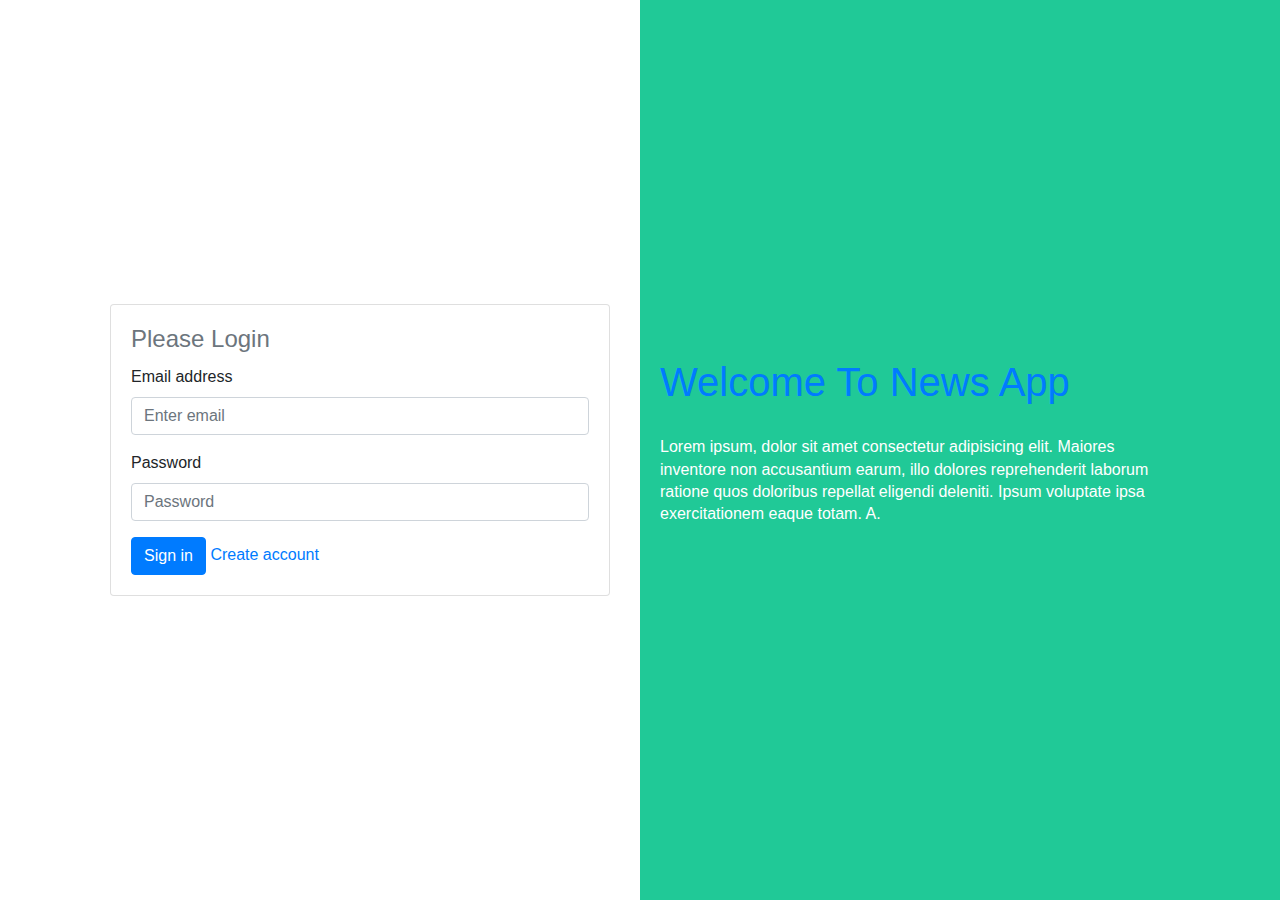
<file: html/login.html>
<!DOCTYPE html>
<html lang="en">
  <head>
    <meta charset="UTF-8" />
    <meta name="viewport" content="width=device-width, initial-scale=1.0" />
    <meta http-equiv="X-UA-Compatible" content="ie=edge" />
    <title>Login</title>
    <link rel="stylesheet" href="https://maxcdn.bootstrapcdn.com/bootstrap/4.0.0/css/bootstrap.min.css" integrity="sha384-Gn5384xqQ1aoWXA+058RXPxPg6fy4IWvTNh0E263XmFcJlSAwiGgFAW/dAiS6JXm" crossorigin="anonymous">
    <link rel="stylesheet" href="../css/style.css">
  </head>
  <body>
    <div class="login-page-wrapp d-flex">
      <div class="login-form-wrap d-flex align-items-center">
        <div class="form-card card ml-auto">
          <div class="card-body">
            <h4 class="card-title">Please Login</h4>
            <form name="loginForm">
              <div class="form-group">
                <label for="email">Email address</label>
                <input
                  type="email"
                  class="form-control"
                  id="email"
                  aria-describedby="emailHelp"
                  placeholder="Enter email"
                  data-required="email"
                  data-invalid-message="Please provide valid email example@example.com"
                />
              </div>
              <div class="form-group">
                <label for="password">Password</label>
                <input
                  type="password"
                  class="form-control"
                  id="password"
                  placeholder="Password"
                  data-required="password"
                />
              </div>
              <button type="submit" class="btn btn-primary">Sign in</button>
              <a href="./signup.html" class="create-account"> Create account</a>
            </form>
          </div>
        </div>
      </div>
      <!-- /.login-form-wrap -->
      <div class="login-greeting-screen d-flex align-items-center">
        <div class="login-greeting-screen-text">
          <a href="../index.html">
            <h1 class="login-greeting-screen-title">Welcome to News App</h1>
          </a>
          <p class="login-greeting-screen-description">
            Lorem ipsum, dolor sit amet consectetur adipisicing elit. Maiores
            inventore non accusantium earum, illo dolores reprehenderit laborum
            ratione quos doloribus repellat eligendi deleniti. Ipsum voluptate
            ipsa exercitationem eaque totam. A.
          </p>
        </div>
      </div>
      <!-- /.login-greeting-screen -->
    </div>
    <!-- /.login-page-wrapp -->
  </body>
</html>
</file>
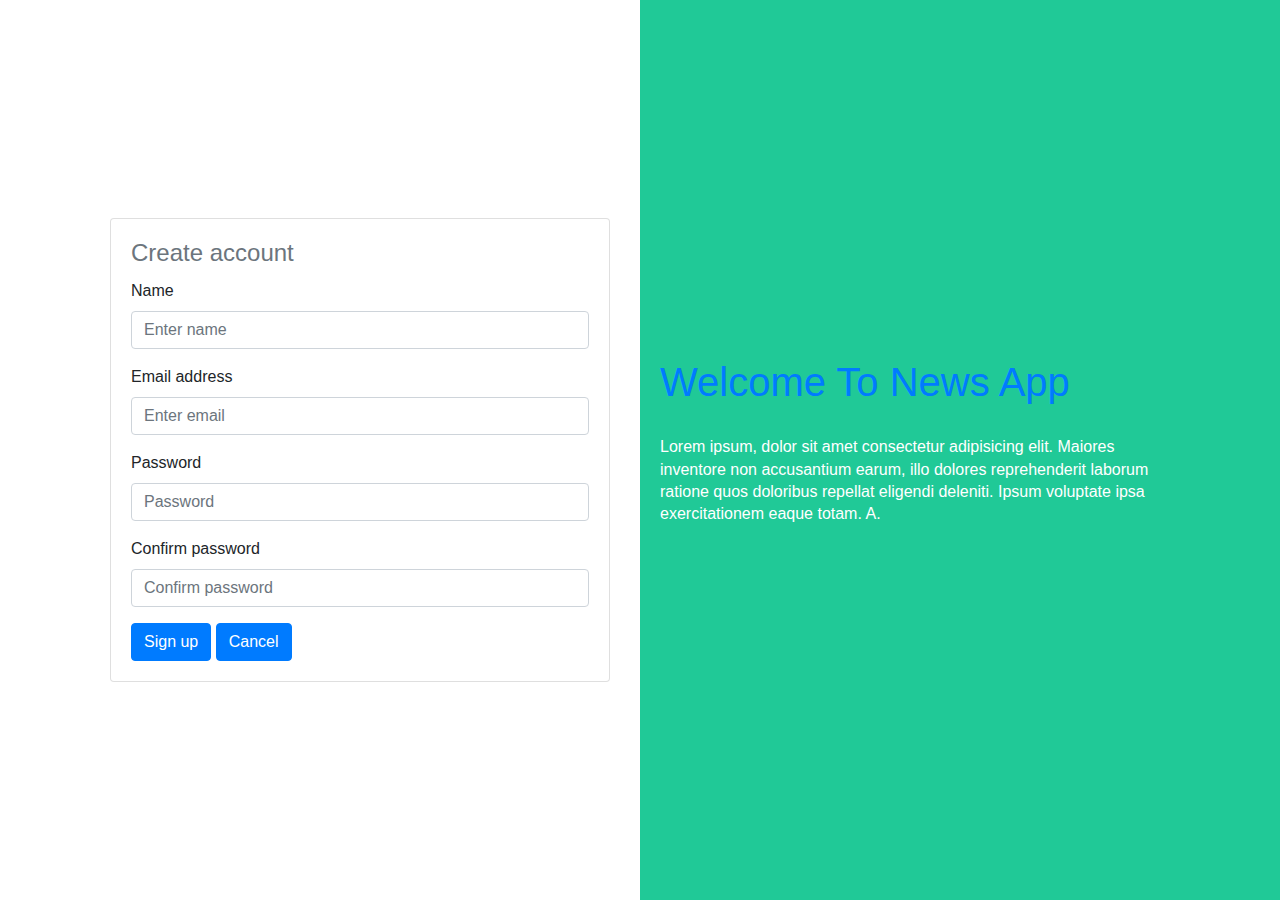
<file: html/signup.html>
<!DOCTYPE html>
<html lang="en">
  <head>
    <meta charset="UTF-8" />
    <meta name="viewport" content="width=device-width, initial-scale=1.0" />
    <meta http-equiv="X-UA-Compatible" content="ie=edge" />
    <title>Signup</title>
    <link rel="stylesheet" href="https://maxcdn.bootstrapcdn.com/bootstrap/4.0.0/css/bootstrap.min.css" integrity="sha384-Gn5384xqQ1aoWXA+058RXPxPg6fy4IWvTNh0E263XmFcJlSAwiGgFAW/dAiS6JXm" crossorigin="anonymous">
    <link rel="stylesheet" href="../css/style.css">
  </head>
  <body>
    <div class="login-page-wrapp d-flex">
      <div class="login-form-wrap d-flex align-items-center">
        <div class="form-card card ml-auto">
          <div class="card-body">
            <h4 class="card-title">Create account</h4>
            <form name="loginForm">
              <div class="form-group">
                <label for="name">Name</label>
                <input
                        type="text"
                        class="form-control"
                        id="name"
                        aria-describedby="nameHelp"
                        placeholder="Enter name"
                        data-required="name"
                        data-invalid-message="Please provide valid name: 3 and more letters"
                />
              </div>
              <div class="form-group">
                <label for="email">Email address</label>
                <input
                        type="email"
                        class="form-control"
                        id="email"
                        aria-describedby="emailHelp"
                        placeholder="Enter email"
                        data-required="email"
                        data-invalid-message="Please provide valid email: example@example.com"
                />
              </div>
              <div class="form-group">
                <label for="password">Password</label>
                <input
                        type="password"
                        class="form-control"
                        id="password"
                        placeholder="Password"
                        data-required="password"
                />
              </div>
              <div class="form-group">
                <label for="confirm-password">Confirm password</label>
                <input
                        type="password"
                        class="form-control"
                        id="confirm-password"
                        placeholder="Confirm password"
                        data-required="password"
                        data-invalid-message="Passwords not equals"
                />
              </div>
              <button type="submit" class="btn btn-primary" id="sign-up">Sign up</button>
              <button type="submit" class="btn btn-primary" id="cancel">Cancel</button>
            </form>
          </div>
        </div>
      </div>
      <!-- /.login-form-wrap -->
      <div class="login-greeting-screen d-flex align-items-center">
        <div class="login-greeting-screen-text">
          <a href="../index.html">
            <h1 class="login-greeting-screen-title">Welcome to News App</h1>
          </a>
          <p class="login-greeting-screen-description">
            Lorem ipsum, dolor sit amet consectetur adipisicing elit. Maiores
            inventore non accusantium earum, illo dolores reprehenderit laborum
            ratione quos doloribus repellat eligendi deleniti. Ipsum voluptate
            ipsa exercitationem eaque totam. A.
          </p>
        </div>
      </div>
      <!-- /.login-greeting-screen -->
    </div>
    <!-- /.login-page-wrapp -->
  <script type="module" src="../js/scenario/signupScenario.js"></script>
  </body>
</html>
</file>
<file: css/style.css>
.login-page-wrapp {
  height: 100vh;
}

.login-form-wrap {
  width: 50%;
}

.login-form-wrap .form-card {
  max-width: 500px;
  width: 100%;
  margin-right: 30px;
}

.login-form-wrap .form-card .card-title {
  color: var(--gray);
}

.login-greeting-screen{
  background: var(--teal);
  width: 50%;
  padding: 20px;
}

.login-greeting-screen .login-greeting-screen-text {
  max-width: 500px;
}

.login-greeting-screen .login-greeting-screen-text {
  color: var(--white);
}

.login-greeting-screen .login-greeting-screen-title {
  margin-bottom: 30px;
  text-transform: capitalize;
}

.login-greeting-screen .login-greeting-screen-description {
  line-height: 1.4;
}

.create-account {
  ;
}

/*News page*/
.news-container .card-title {
  background: rgba(0, 0, 0, 0.7);
}
.progress {
  position: fixed;
  top: 0;
  left: 0;
  right: 0;
  background: #fff;
  z-index: 1;
}

.news-container .grid-container {
  display: grid;
  grid-template-columns: 1fr 1fr;
  grid-auto-flow: dense;
}

/*nav {*/
/*  background-color: #20c997;*/
/*}*/
</file>
